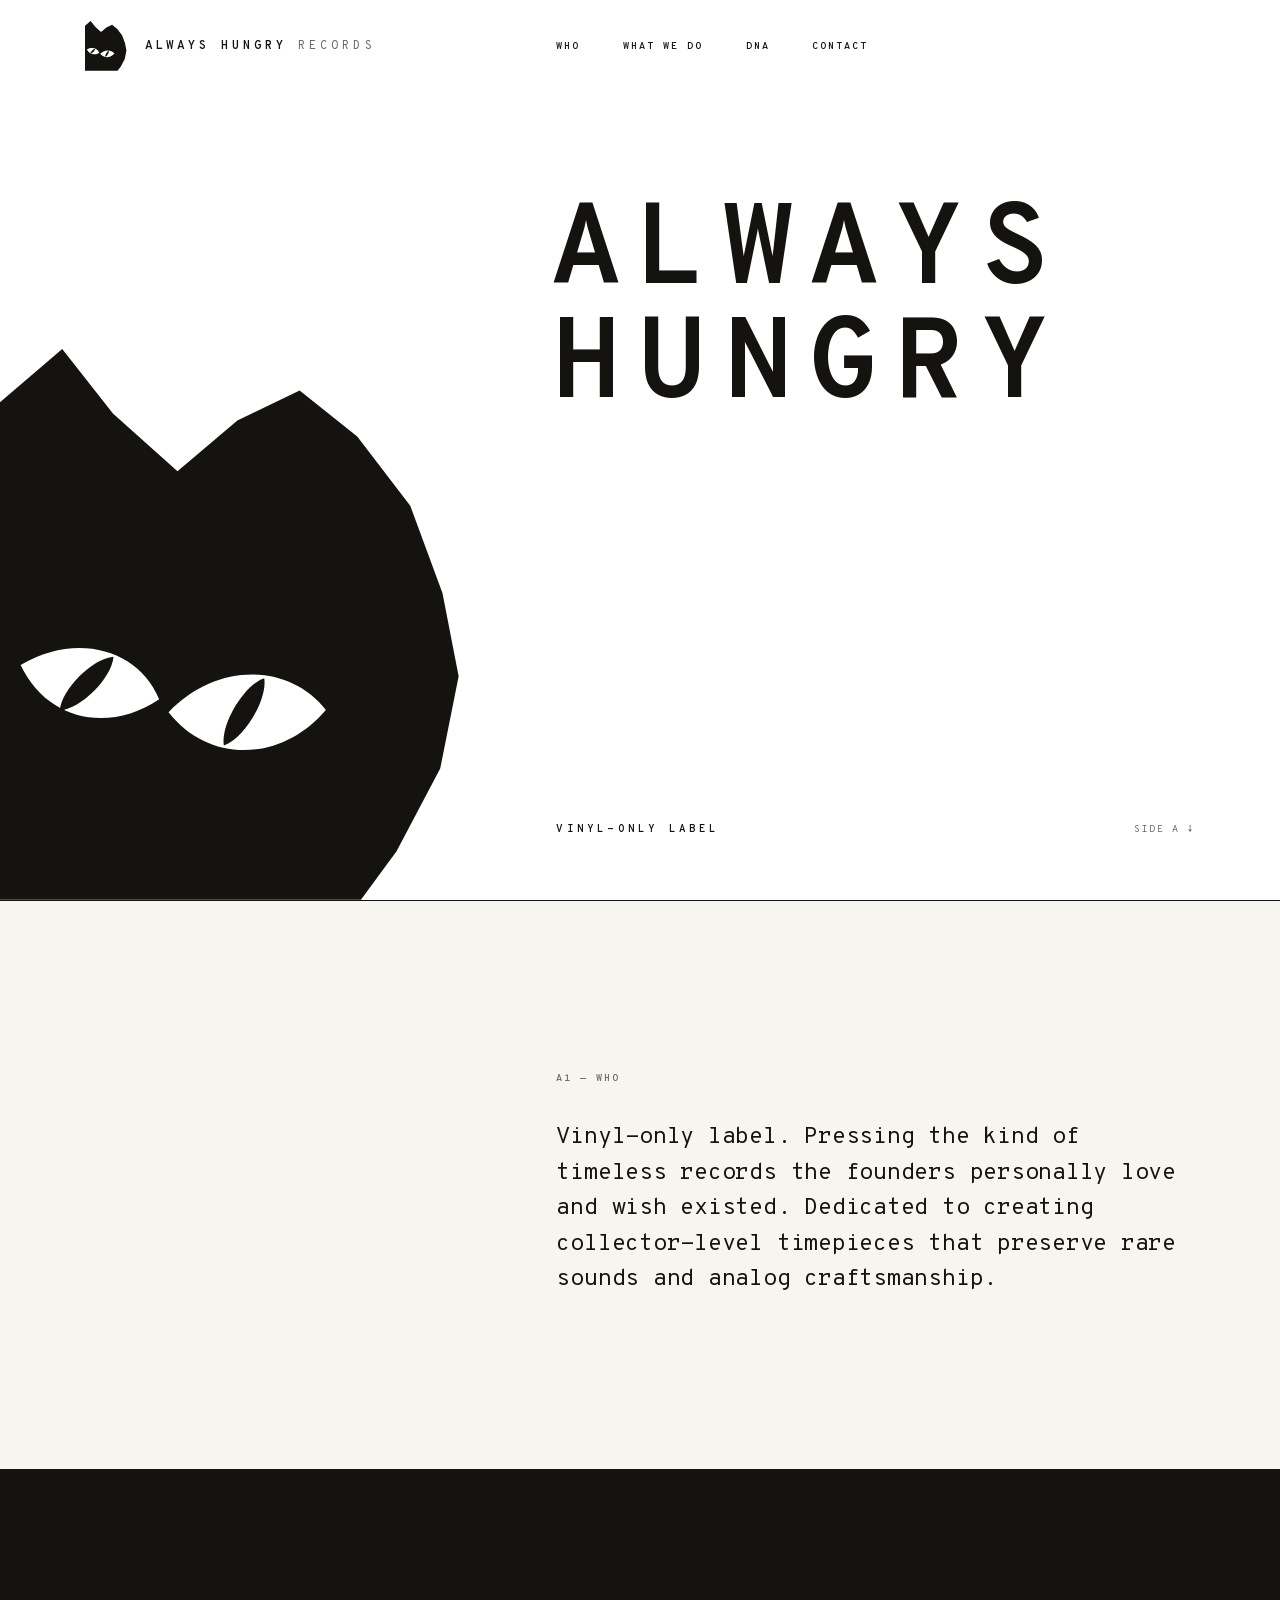
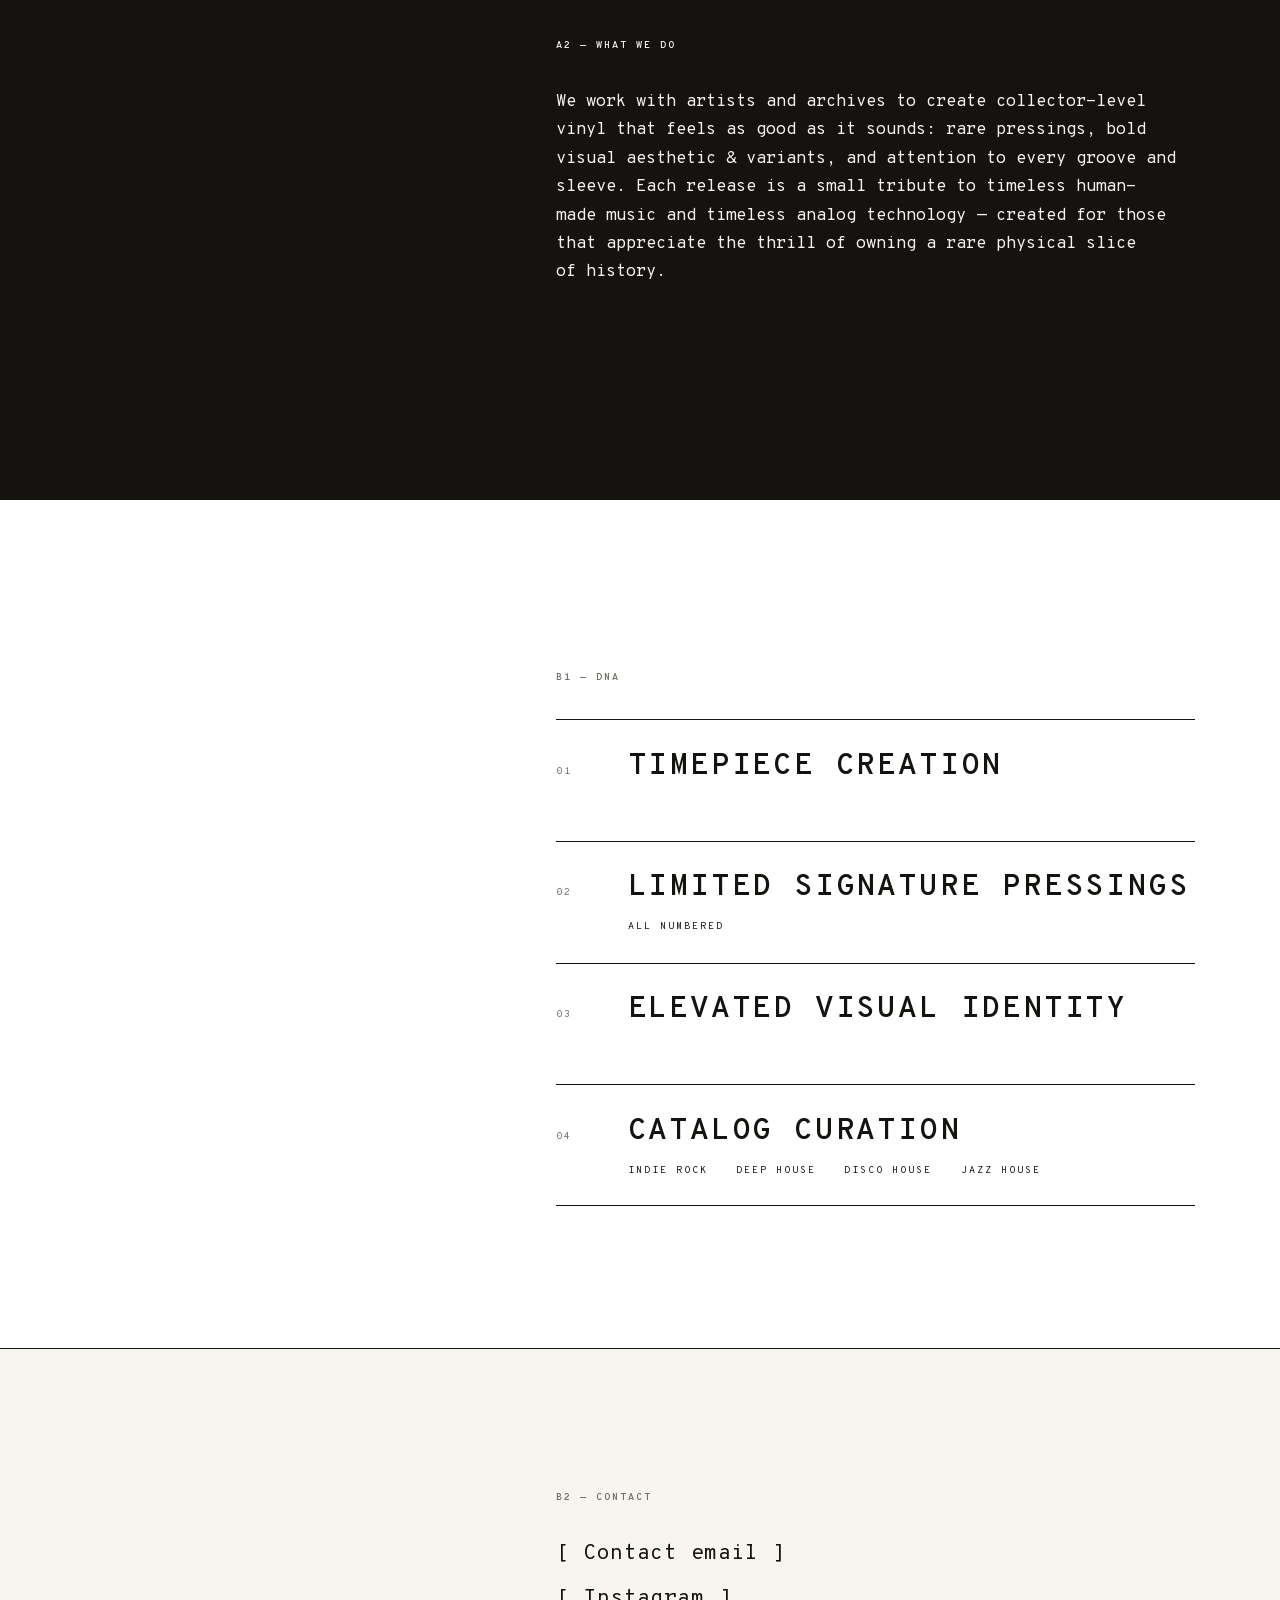
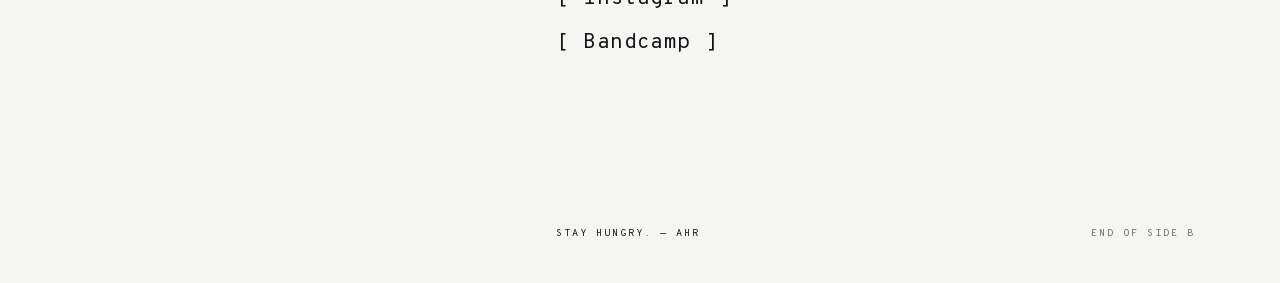
<file: public/index.html>
<!doctype html>
<html lang="en">
<head>
  <meta charset="utf-8">
  <meta name="viewport" content="width=device-width, initial-scale=1, viewport-fit=cover">
  <title>Always Hungry Records — Vinyl-Only Label</title>
  <meta name="description" content="Vinyl-only label. Pressing the kind of timeless records the founders personally love and wish existed.">
  <meta name="color-scheme" content="light">
  <meta name="theme-color" content="#FFFFFF">

  <meta property="og:type" content="website">
  <meta property="og:site_name" content="Always Hungry Records">
  <meta property="og:title" content="Always Hungry Records — Vinyl-Only Label">
  <meta property="og:description" content="Vinyl-only label. Pressing the kind of timeless records the founders personally love and wish existed.">
  <meta property="og:url" content="https://always-hungry-records.vercel.app/">
  <meta property="og:image" content="https://always-hungry-records.vercel.app/og.png">
  <meta property="og:image:width" content="1200">
  <meta property="og:image:height" content="630">
  <meta property="og:image:alt" content="ALWAYS HUNGRY in large black capitals beside a black cat head peeking in from the bottom-left corner.">
  <meta name="twitter:card" content="summary_large_image">
  <meta name="twitter:image" content="https://always-hungry-records.vercel.app/og.png">
  <link rel="canonical" href="https://always-hungry-records.vercel.app/">

  <link rel="icon" href="favicon.svg" type="image/svg+xml">
  <link rel="icon" href="favicon-32.png" type="image/png" sizes="32x32">
  <link rel="apple-touch-icon" href="apple-touch-icon.png">

  <link rel="preload" href="fonts/overpass-mono-latin.woff2" as="font" type="font/woff2" crossorigin>
  <link rel="stylesheet" href="styles.css">
  <script src="boot.js"></script>
  <script src="main.js" defer></script>
</head>
<body>
  <a class="skip-link" href="#who">Skip to content</a>

  <!-- The cat. Drawn once, reused by the header mark and the pinned head. Never redraw it. -->
  <svg class="sprite" width="0" height="0" aria-hidden="true" focusable="false">
    <defs>
      <g id="ahr-cat" fill="currentColor">
        <path fill-rule="evenodd" d="M 14 34.1 L 41 11 L 63 39 L 91 64 L 117 42 L 144 29 L 169 49 L 192 79 L 206 117 L 213 153 L 205 193 L 186 229 L 170.6 250 L 14 250 Z M 87.13 168.56 C 108.58 146.45 139.45 147.5 155.39 167.58 C 135.65 190.72 104.26 190.53 87.13 168.56 Z M 22.95 148.08 C 46.99 133.93 73.86 141 83.05 162.92 C 61.13 177.77 34.26 172.12 22.95 148.08 Z"/>
        <path d="M 128.64 153.84 C 130.18 162.93 119.88 180.08 111.13 182.99 C 109.59 173.89 119.89 156.75 128.64 153.84 Z"/>
        <path d="M 63.25 144.54 C 62.55 153.73 49.11 167.17 39.92 167.87 C 40.63 158.68 54.06 145.25 63.25 144.54 Z"/>
      </g>
    </defs>
  </svg>

  <header class="site-header" id="top">
    <a class="brand" href="#top" aria-label="Always Hungry Records, back to top">
      <svg class="brand__mark" viewBox="14 11 199 239" aria-hidden="true" focusable="false"><use href="#ahr-cat"/></svg>
      <span class="brand__name">Always Hungry <span class="brand__sub">Records</span></span>
    </a>
    <nav class="nav" aria-label="Primary">
      <a href="#who">Who</a>
      <a href="#what-we-do">What we do</a>
      <a href="#dna">DNA</a>
      <a href="#contact">Contact</a>
    </nav>
    <button class="menu-btn" type="button" aria-expanded="false" aria-controls="menu">Menu</button>
  </header>

  <!-- Phone / tablet menu. data-head-dark: the pinned head flips to paper over it, like any dark section. -->
  <div class="menu" id="menu" role="dialog" aria-modal="true" aria-label="Menu" hidden data-head-dark>
    <div class="menu__bar">
      <a class="brand" href="#top" aria-label="Always Hungry Records, back to top">
        <svg class="brand__mark" viewBox="14 11 199 239" aria-hidden="true" focusable="false"><use href="#ahr-cat"/></svg>
      </a>
      <button class="menu__close" type="button">Close</button>
    </div>
    <nav class="menu__nav" aria-label="Menu">
      <a href="#who">Who</a>
      <a href="#what-we-do">What we do</a>
      <a href="#dna">DNA</a>
      <a href="#contact">Contact</a>
    </nav>
  </div>

  <main id="main">
    <section class="hero" aria-labelledby="hero-title">
      <div class="hero__word">
        <h1 class="hero__title reveal" id="hero-title"><span>Always</span> <span>Hungry</span></h1>
      </div>
      <div class="hero__row reveal" data-d="1">
        <p class="hero__tag">Vinyl-Only Label</p>
        <a class="hero__side" href="#who">Side A <span aria-hidden="true">↓</span></a>
      </div>
    </section>

    <section class="who" id="who" aria-labelledby="who-label">
      <h2 class="label reveal" id="who-label">A1 — Who</h2>
      <p class="who__text reveal" data-d="1">Vinyl-only label. Pressing the kind of timeless records the founders personally love and wish existed. Dedicated to creating collector-level timepieces that preserve rare sounds and analog craftsmanship.</p>
    </section>

    <section class="wwd" id="what-we-do" aria-labelledby="wwd-label" data-head-dark>
      <h2 class="label label--on-dark reveal" id="wwd-label">A2 — What we do</h2>
      <p class="wwd__text reveal" data-d="1">We work with artists and archives to create collector-level vinyl that feels as good as it sounds: rare pressings, bold visual aesthetic &amp; variants, and attention to every groove and sleeve. Each release is a small tribute to timeless human-made music and timeless analog technology — created for those that appreciate the thrill of owning a rare physical slice of history.</p>
    </section>

    <section class="dna" id="dna" aria-labelledby="dna-label">
      <h2 class="label reveal" id="dna-label">B1 — DNA</h2>
      <ol class="dna__rows">
        <li class="dna__row reveal">
          <span class="dna__num" aria-hidden="true">01</span>
          <div><h3 class="dna__title">Timepiece creation</h3></div>
        </li>
        <li class="dna__row reveal" data-d="1">
          <span class="dna__num" aria-hidden="true">02</span>
          <div>
            <h3 class="dna__title">Limited signature pressings</h3>
            <p class="dna__note">All numbered</p>
          </div>
        </li>
        <li class="dna__row reveal" data-d="2">
          <span class="dna__num" aria-hidden="true">03</span>
          <div><h3 class="dna__title">Elevated visual identity</h3></div>
        </li>
        <li class="dna__row reveal" data-d="3">
          <span class="dna__num" aria-hidden="true">04</span>
          <div>
            <h3 class="dna__title">Catalog curation</h3>
            <ul class="dna__tags">
              <li>Indie Rock</li>
              <li>Deep House</li>
              <li>Disco House</li>
              <li>Jazz House</li>
            </ul>
          </div>
        </li>
      </ol>
    </section>
  </main>

  <footer class="contact" id="contact" aria-labelledby="contact-label">
    <div class="contact__main">
      <h2 class="label reveal" id="contact-label">B2 — Contact</h2>
      <!-- TODO: real links are not supplied yet (README: "Don't invent them").
           Replace each placeholder <span> with <a href="…">[ Label ]</a>; links are already styled. -->
      <ul class="contact__links">
        <li class="reveal"><span class="placeholder">[ Contact email ]</span></li>
        <li class="reveal" data-d="1"><span class="placeholder">[ Instagram ]</span></li>
        <li class="reveal" data-d="2"><span class="placeholder">[ Bandcamp ]</span></li>
      </ul>
    </div>
    <div class="contact__sign">
      <p>Stay hungry. — AHR</p>
      <p class="contact__end">End of side B</p>
    </div>
  </footer>

  <!-- The pinned head. Ink by default; the paper copy is clipped by main.js to whatever dark section is behind it. -->
  <div class="watcher" aria-hidden="true">
    <svg class="watcher__ink" viewBox="14 11 199 239" preserveAspectRatio="xMinYMax meet" focusable="false"><use href="#ahr-cat"/></svg>
    <svg class="watcher__paper" viewBox="14 11 199 239" preserveAspectRatio="xMinYMax meet" focusable="false"><use href="#ahr-cat"/></svg>
  </div>
</body>
</html>
</file>
<file: public/styles.css>
/* ==========================================================================
   Always Hungry Records
   Brand rules (from the design handoff):
   - Colour: ink, paper, white. `dim` is the one quiet secondary used for small text only.
   - One family: Overpass Mono. Caps + wide tracking for labels/titles, sentence case for paragraphs.
   - No gradients, tints, textures, shadows or border radius. Rules are 1px ink.
   - The cat head is never rotated, stretched, outlined or put in a badge.

   Layout: designed at 1440 (desktop) and 390 (phone), exactly.
   - >= 1024px  every measure is `N * --u`, where --u = 1px at 1440 and scales 0.71 -> 1.33
                between 1024 and 1920 (capped beyond). Small type has pixel floors.
   - <  1024px  phone layout; margins, type and the head grow fluidly from 390 to 810 (tablet).
   ========================================================================== */

@font-face {
  font-family: "Overpass Mono";
  font-style: normal;
  font-weight: 400 700;
  font-display: swap;
  src: url("fonts/overpass-mono-latin-ext.woff2") format("woff2");
  unicode-range: U+0100-02BA, U+02BD-02C5, U+02C7-02CC, U+02CE-02D7, U+02DD-02FF, U+0304, U+0308, U+0329, U+1D00-1DBF, U+1E00-1E9F, U+1EF2-1EFF, U+2020, U+20A0-20AB, U+20AD-20C4, U+2113, U+2C60-2C7F, U+A720-A7FF;
}
@font-face {
  font-family: "Overpass Mono";
  font-style: normal;
  font-weight: 400 700;
  font-display: swap;
  src: url("fonts/overpass-mono-latin.woff2") format("woff2");
  unicode-range: U+0000-00FF, U+0131, U+0152-0153, U+02BB-02BC, U+02C6, U+02DA, U+02DC, U+0304, U+0308, U+0329, U+2000-206F, U+20AC, U+2122, U+2191, U+2193, U+2212, U+2215, U+FEFF, U+FFFD;
}

/* ---------- tokens ---------- */
:root {
  --ink: #141310;
  --paper: #F7F5F0;
  --white: #FFFFFF;
  --dim: #6E6A62;
  --font: "Overpass Mono", ui-monospace, "SF Mono", Menlo, Consolas, monospace;

  --vh: 1vh;
  --head-ratio: 0.83264;               /* 199 : 239, the cat's fixed proportion */

  /* Width above the 390 phone design, capped at the 810 tablet design (0 -> 420px). */
  --w: clamp(0px, calc(100vw - 390px), 420px);

  /* ----- phone / tablet (default) ----- */
  --pad-x: calc(24px + var(--w) * 0.0571);
  --col-x: var(--pad-x);
  --indent: 0px;
  --measure: 720px;
  --header-h: 80px;
  --mark-h: 56px;
  --head-w: min(calc(158px + var(--w) * 0.338), calc((100 * var(--vh) - 200px) * var(--head-ratio)));

  --fs-label: 10px;
  --fs-name: 14px;
  --fs-nav: 11px;
  --fs-tag: 11px;
  --fs-wordmark: calc(58px + var(--w) * 0.0952);
  --ls-wordmark: 0.12em;
  --fs-who: calc(17px + var(--w) * 0.0095);
  --lh-who: calc(28px + var(--w) * 0.0143);
  --ls-who: 0;
  --fs-wwd: calc(15px + var(--w) * 0.0071);
  --lh-wwd: calc(24px + var(--w) * 0.0143);
  --fs-dna-title: calc(20px + var(--w) * 0.0143);
  --lh-dna-title: 1.2;
  --fs-contact: calc(17px + var(--w) * 0.0095);
  --ls-contact: 0;

  --hero-pad-top: 56px;
  --hero-pad-bottom: 0px;
  --hero-gap: 28px;
  --sec-pad-y: 96px;
  --wwd-pad-bottom: 120px;
  --dna-pad-top: 96px;
  --dna-pad-bottom: 72px;
  --gap-label: 28px;
  --row-pad-y: 24px;
  --num-col: 80px;
  --num-gap: 10px;
  --gap-note: 10px;
  --tag-gap-x: 20px;
  --tag-gap-y: 8px;
  --contact-pad-top: 72px;
  --contact-gap: 14px;
  --sign-pad-top: max(320px, calc(var(--head-w) / var(--head-ratio) + 130px));
  --sign-pad-bottom: 32px;
}

@supports (height: 100svh) {
  :root { --vh: 1svh; }
}

@media (min-width: 1024px) {
  :root {
    --u: calc(clamp(1024px, 100vw, 1920px) / 1440);

    --pad-x: calc(96 * var(--u));
    --col-x: calc(626 * var(--u));           /* column 6: where all text starts */
    --indent: calc(530 * var(--u));          /* col-x - pad-x */
    --measure: calc(718 * var(--u));
    --header-h: calc(104 * var(--u));
    --mark-h: calc(56 * var(--u));
    /* 516 x 620 at 1440; also never taller than the viewport minus 150px, so it can't climb into the header */
    --head-w: min(calc(516 * var(--u)), calc((100 * var(--vh) - 150px) * var(--head-ratio)));

    --fs-label: max(10px, calc(11 * var(--u)));
    --fs-name: max(11px, calc(14 * var(--u)));
    --fs-nav: max(10px, calc(11 * var(--u)));
    --fs-tag: max(10px, calc(12 * var(--u)));
    --fs-wordmark: calc(128 * var(--u));
    --ls-wordmark: 0.14em;
    --fs-who: max(18px, calc(26 * var(--u)));
    --lh-who: max(27px, calc(40 * var(--u)));
    --ls-who: -0.01em;
    --fs-wwd: max(15px, calc(19 * var(--u)));
    --lh-wwd: max(23px, calc(32 * var(--u)));
    --fs-dna-title: max(20px, calc(34 * var(--u)));
    --lh-dna-title: max(27px, calc(40 * var(--u)));
    --fs-contact: max(17px, calc(24 * var(--u)));
    --ls-contact: 0.02em;

    --hero-pad-top: calc(120 * var(--u));
    --hero-pad-bottom: calc(72 * var(--u));
    --hero-gap: calc(28 * var(--u));
    --sec-pad-y: calc(192 * var(--u));
    --wwd-pad-bottom: calc(240 * var(--u));
    --dna-pad-top: calc(192 * var(--u));
    --dna-pad-bottom: calc(160 * var(--u));
    --gap-label: calc(40 * var(--u));
    --row-pad-y: calc(32 * var(--u));
    --num-col: calc(80 * var(--u));
    --gap-note: calc(16 * var(--u));
    --tag-gap-x: calc(32 * var(--u));
    --tag-gap-y: calc(12 * var(--u));
    --contact-pad-top: calc(160 * var(--u));
    --contact-gap: calc(20 * var(--u));
    --sign-pad-top: calc(192 * var(--u));
    --sign-pad-bottom: calc(48 * var(--u));
  }
}

/* ---------- base ---------- */
*, *::before, *::after { box-sizing: border-box; }

html {
  -webkit-text-size-adjust: 100%;
  text-size-adjust: 100%;
  scroll-behavior: smooth;
  background: var(--white);
}
html.menu-open { overflow: hidden; }

body {
  margin: 0;
  background: var(--white);
  color: var(--ink);
  font-family: var(--font);
  font-weight: 400;
  font-size: 16px;
  line-height: normal;                  /* as in the handoff; paragraphs set their own */
}

h1, h2, h3, p, ul, ol { margin: 0; padding: 0; }
ul, ol { list-style: none; }
a { color: inherit; text-decoration: none; }
button { font: inherit; color: inherit; background: none; border: 0; padding: 0; margin: 0; cursor: pointer; }

:focus-visible { outline: 1px solid currentColor; outline-offset: 3px; }
::selection { background: var(--ink); color: var(--paper); }
.wwd ::selection, .menu ::selection { background: var(--paper); color: var(--ink); }

.sprite { position: absolute; width: 0; height: 0; overflow: hidden; }

.skip-link {
  position: absolute;
  left: var(--pad-x);
  top: -100px;
  z-index: 50;
  padding: 10px 14px;
  background: var(--ink);
  color: var(--paper);
  font-size: var(--fs-label);
  font-weight: 600;
  letter-spacing: 0.2em;
  text-transform: uppercase;
}
.skip-link:focus { top: 12px; }

/* Links: 1px underline, offset 3px, on hover/focus. */
.nav a, .hero__side, .menu__nav a, .menu__close, .menu-btn, .contact__links a {
  text-decoration: underline;
  text-decoration-color: transparent;
  text-decoration-thickness: 1px;
  text-underline-offset: 3px;
  transition: text-decoration-color 0.18s ease-out;
}
.nav a:hover, .hero__side:hover, .menu__nav a:hover, .menu__close:hover, .menu-btn:hover, .contact__links a:hover { text-decoration-color: currentColor; }
.contact__links a { text-underline-offset: 4px; }

/* ---------- header (not sticky) ---------- */
.site-header {
  display: flex;
  align-items: center;
  justify-content: space-between;
  height: var(--header-h);
  padding: 0 var(--pad-x);
}
.brand { display: flex; align-items: center; gap: 12px; }
.brand__mark { display: block; flex: none; height: var(--mark-h); aspect-ratio: 199 / 239; width: auto; color: var(--ink); }
.brand__name {
  display: none;
  font-size: var(--fs-name);
  font-weight: 600;
  letter-spacing: 0.24em;
  text-transform: uppercase;
  white-space: nowrap;
}
.brand__sub { font-weight: 400; color: var(--dim); }

.nav { display: none; }
.menu-btn { font-size: var(--fs-nav); font-weight: 600; letter-spacing: 0.2em; text-transform: uppercase; }

@media (min-width: 1024px) {
  .site-header { display: grid; grid-template-columns: var(--indent) 1fr; }
  .brand { gap: calc(20 * var(--u)); }
  .brand__name { display: block; }
  .nav {
    display: flex;
    gap: calc(48 * var(--u));
    font-size: var(--fs-nav);
    font-weight: 600;
    letter-spacing: 0.2em;
    text-transform: uppercase;
  }
  .menu-btn, .menu { display: none !important; }
}

/* ---------- hero ---------- */
.hero {
  display: flex;
  flex-direction: column;
  gap: var(--hero-gap);
  /* header + hero = exactly one screen, never shorter than its content */
  min-height: max(
    calc(100 * var(--vh) - var(--header-h)),
    calc(var(--hero-pad-top) + 2 * var(--fs-wordmark) + var(--hero-gap) + 16px + var(--hero-pad-bottom))
  );
  padding: var(--hero-pad-top) var(--pad-x) var(--hero-pad-bottom) var(--col-x);
}
.hero__word { flex: 1; }
.hero__title {
  width: max-content;
  margin-left: -0.05em;                 /* optical alignment: the "A" reads flush with the column */
  font-size: var(--fs-wordmark);
  font-weight: 700;
  line-height: 1;
  letter-spacing: var(--ls-wordmark);
  text-transform: uppercase;
}
.hero__title span { display: block; }
.hero__row { display: flex; justify-content: space-between; align-items: baseline; }
.hero__tag { font-size: var(--fs-tag); font-weight: 600; letter-spacing: 0.3em; text-transform: uppercase; }
.hero__side { display: none; font-size: var(--fs-label); letter-spacing: 0.16em; text-transform: uppercase; color: var(--dim); }
@media (min-width: 1024px) { .hero__side { display: inline; } }
.hero__side--always { display: inline; }

/* ---------- section labels ---------- */
.label {
  margin-bottom: var(--gap-label);
  font-size: var(--fs-label);
  font-weight: 600;
  letter-spacing: 0.2em;
  text-transform: uppercase;
  color: var(--dim);
}
.label--on-dark { color: var(--paper); }

/* ---------- A1 — Who ---------- */
.who {
  padding: var(--sec-pad-y) var(--pad-x) var(--sec-pad-y) var(--col-x);
  background: var(--paper);
  border-top: 1px solid var(--ink);
}
.who__text {
  max-width: var(--measure);
  font-size: var(--fs-who);
  line-height: var(--lh-who);
  letter-spacing: var(--ls-who);
  text-wrap: pretty;
}

/* ---------- A2 — What we do (the dark section the head flips against) ---------- */
.wwd {
  padding: var(--sec-pad-y) var(--pad-x) var(--wwd-pad-bottom) var(--col-x);
  background: var(--ink);
  color: var(--paper);
}
.wwd__text {
  max-width: var(--measure);
  font-size: var(--fs-wwd);
  line-height: var(--lh-wwd);
  text-wrap: pretty;
}

/* ---------- B1 — DNA ---------- */
.dna { padding: var(--dna-pad-top) var(--pad-x) var(--dna-pad-bottom); }
.dna .label, .dna__rows { margin-left: var(--indent); }
.dna__rows { display: grid; grid-auto-rows: 1fr; }        /* all four rows as tall as the tallest */
.dna__row { padding: var(--row-pad-y) 0; border-top: 1px solid var(--ink); }
.dna__row:last-child { border-bottom: 1px solid var(--ink); }
.dna__num { display: block; margin-bottom: var(--num-gap); font-size: var(--fs-label); letter-spacing: 0.16em; color: var(--dim); }
.dna__title {
  font-size: var(--fs-dna-title);
  font-weight: 600;
  line-height: var(--lh-dna-title);
  letter-spacing: 0.06em;
  text-transform: uppercase;
}
.dna__note, .dna__tags { margin-top: var(--gap-note); font-size: var(--fs-label); letter-spacing: 0.2em; text-transform: uppercase; }
.dna__tags { display: flex; flex-wrap: wrap; gap: var(--tag-gap-y) var(--tag-gap-x); }
@media (min-width: 1024px) {
  .dna__row { display: grid; grid-template-columns: var(--num-col) 1fr; align-items: baseline; }
  .dna__num { margin-bottom: 0; }
}

/* ---------- B2 — Contact + footer ---------- */
.contact { background: var(--paper); border-top: 1px solid var(--ink); }
.contact__main { padding: var(--contact-pad-top) var(--pad-x) 0 var(--col-x); }
.contact__links { display: flex; flex-direction: column; gap: var(--contact-gap); font-size: var(--fs-contact); letter-spacing: var(--ls-contact); }
.contact__sign {
  display: flex;
  justify-content: flex-end;
  padding: var(--sign-pad-top) var(--pad-x) var(--sign-pad-bottom) var(--col-x);
  font-size: var(--fs-label);
  letter-spacing: 0.2em;
  text-transform: uppercase;
  text-align: right;
}
.contact__end { display: none; color: var(--dim); }
@media (min-width: 1024px) {
  .contact__sign { justify-content: space-between; text-align: left; }
  .contact__end { display: block; }
}

/* ---------- the pinned head ----------
   Fixed to the screen's bottom-left corner, above the content, click-through.
   Ink by default; .watcher__paper is clipped by main.js to the part that overlaps a dark section. */
.watcher {
  position: fixed;
  left: 0;
  bottom: 0;
  z-index: 20;
  width: var(--head-w);
  aspect-ratio: 199 / 239;
  pointer-events: none;
}
.watcher svg { position: absolute; inset: 0; display: block; width: 100%; height: 100%; }
.watcher__ink { color: var(--ink); }
.watcher__paper { color: var(--paper); clip-path: inset(100% 0 0 0); }

/* ---------- phone / tablet menu ---------- */
.menu {
  position: fixed;
  inset: 0;
  z-index: 15;                          /* below the head, which flips to paper over it */
  display: flex;
  flex-direction: column;
  overflow-y: auto;
  overscroll-behavior: contain;
  background: var(--ink);
  color: var(--paper);
}
.menu[hidden] { display: none; }
.menu__bar { display: flex; flex: none; align-items: center; justify-content: space-between; height: var(--header-h); padding: 0 var(--pad-x); }
.menu .brand__mark { color: var(--paper); }
.menu__close { font-size: var(--fs-nav); font-weight: 600; letter-spacing: 0.2em; text-transform: uppercase; }
.menu__nav { display: grid; margin: 28px var(--pad-x) 0; }
.menu__nav a {
  padding: 20px 0;
  border-top: 1px solid var(--paper);
  font-size: var(--fs-dna-title);
  font-weight: 600;
  letter-spacing: 0.06em;
  text-transform: uppercase;
}
.menu__nav a:last-child { border-bottom: 1px solid var(--paper); }

/* ---------- motion: quick, subtle, ease-out (and only when asked for) ---------- */
@media (prefers-reduced-motion: no-preference) {
  html.js .reveal { opacity: 0; transform: translateY(10px); }
  html.js .reveal.is-in {
    opacity: 1;
    transform: none;
    transition: opacity 0.36s ease-out, transform 0.36s ease-out;
  }
  html.js .reveal[data-d="1"].is-in { transition-delay: 60ms; }
  html.js .reveal[data-d="2"].is-in { transition-delay: 120ms; }
  html.js .reveal[data-d="3"].is-in { transition-delay: 180ms; }
  /* If main.js never starts, boot.js flags this after a few seconds so nothing stays hidden. */
  html.reveal-fallback .reveal { opacity: 1; transform: none; transition: none; }
}
@media (prefers-reduced-motion: reduce) {
  html { scroll-behavior: auto; }
  * { transition: none !important; }
}

@media print {
  .watcher, .menu, .menu-btn, .skip-link { display: none !important; }
}
</file>
